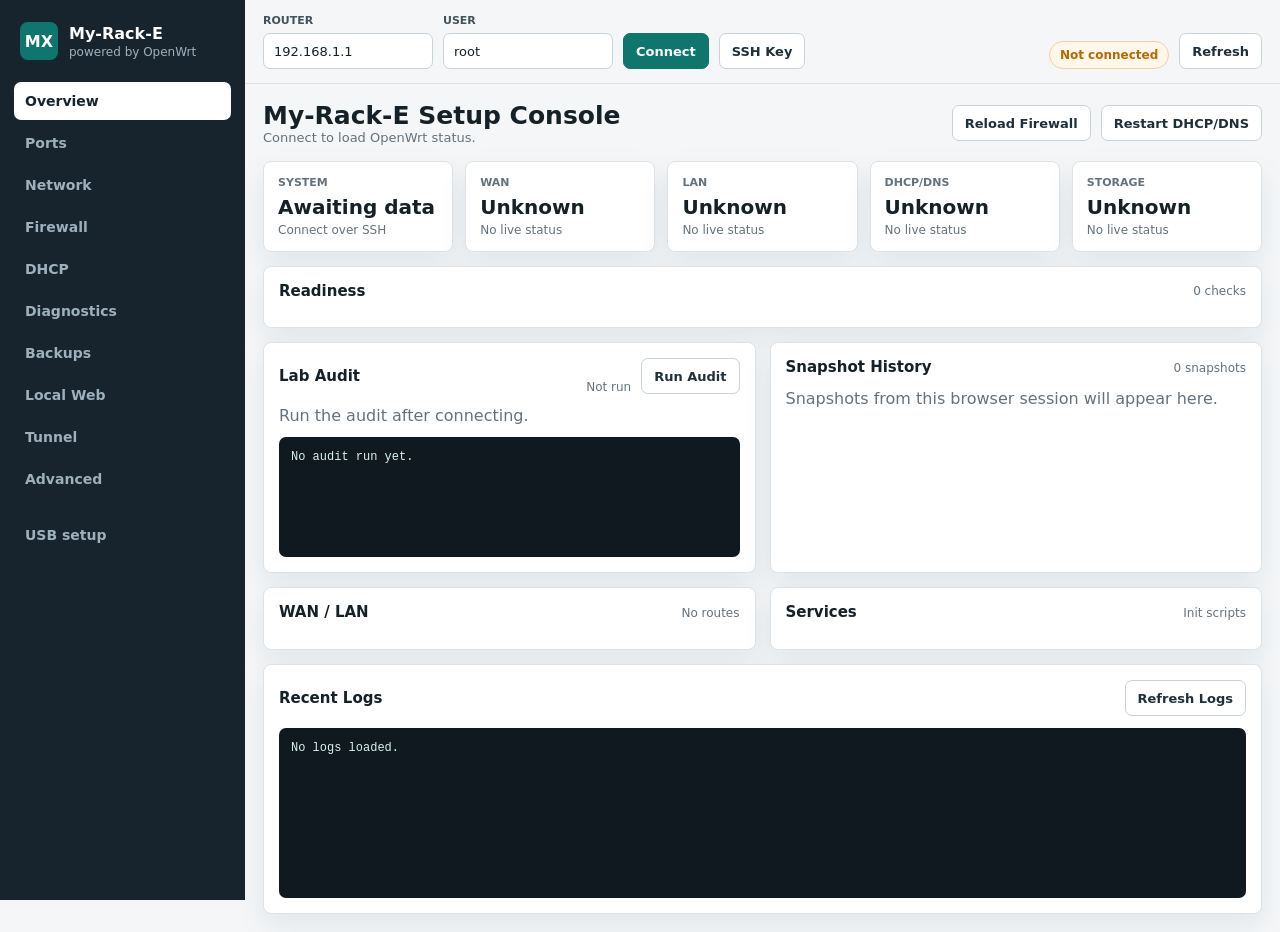
<file: static/manage.html>
<!doctype html>
<html lang="en">
  <head>
    <meta charset="utf-8" />
    <meta name="viewport" content="width=device-width, initial-scale=1" />
    <meta name="mx65-token" content="__SESSION_TOKEN__" />
    <title>My-Rack-E Setup Console</title>
    <link rel="icon" href='data:image/svg+xml,<svg xmlns="http://www.w3.org/2000/svg" viewBox="0 0 64 64"><rect width="64" height="64" rx="12" fill="%230b7f78"/><text x="32" y="41" text-anchor="middle" font-family="Arial" font-size="24" font-weight="700" fill="white">MY</text></svg>' />
    <link rel="stylesheet" href="/static/manage.css" />
  </head>
  <body>
    <div class="shell">
      <aside class="rail">
        <div class="rail-brand">
          <div class="brand-mark">MX</div>
          <div>
            <strong>My-Rack-E</strong>
            <span>powered by OpenWrt</span>
          </div>
        </div>
        <nav class="nav" aria-label="Management sections">
          <button class="nav-item active" data-panel="overview">Overview</button>
          <button class="nav-item" data-panel="ports">Ports</button>
          <button class="nav-item" data-panel="network">Network</button>
          <button class="nav-item" data-panel="firewall">Firewall</button>
          <button class="nav-item" data-panel="dhcp">DHCP</button>
          <button class="nav-item" data-panel="diagnostics">Diagnostics</button>
          <button class="nav-item" data-panel="backups">Backups</button>
          <button class="nav-item" data-panel="localweb">Local Web</button>
          <button class="nav-item" data-panel="tunnel">Tunnel</button>
          <button class="nav-item" data-panel="config">Advanced</button>
        </nav>
        <a class="rail-link" href="/">USB setup</a>
      </aside>

      <main class="main">
        <header class="topbar">
          <div class="connection">
            <label>
              <span>Router</span>
              <input id="hostInput" value="192.168.1.1" spellcheck="false" />
            </label>
            <label>
              <span>User</span>
              <input id="userInput" value="root" spellcheck="false" />
            </label>
            <button id="connectBtn" class="primary">Connect</button>
            <button id="keyBtn">SSH Key</button>
          </div>
          <div class="top-actions">
            <div id="connectionState" class="state-pill warn">Not connected</div>
            <button id="refreshBtn">Refresh</button>
          </div>
        </header>

        <section id="toast" class="toast" hidden></section>

        <section id="keyPanel" class="key-panel" hidden>
          <div>
            <h2>Authorize GUI SSH Key</h2>
            <p>Paste this once into an active OpenWrt SSH shell. The app never stores your root password.</p>
          </div>
          <textarea id="keyCommand" readonly></textarea>
        </section>

        <section class="panel active" data-panel-id="overview">
          <div class="page-head">
            <div>
              <h1>My-Rack-E Setup Console</h1>
              <p id="releaseLine">Connect to load OpenWrt status.</p>
            </div>
            <div class="button-row">
              <button data-service="firewall" data-action="reload">Reload Firewall</button>
              <button data-service="dnsmasq" data-action="restart">Restart DHCP/DNS</button>
            </div>
          </div>
          <section id="healthGrid" class="health-grid"></section>
          <section class="surface">
            <div class="surface-head">
              <h2>Readiness</h2>
              <span id="readinessScore" class="muted">0 checks</span>
            </div>
            <div id="readinessList" class="readiness-list"></div>
          </section>
          <section class="two-col">
            <article class="surface">
              <div class="surface-head">
                <h2>Lab Audit</h2>
                <div class="button-row">
                  <span id="auditScore" class="muted">Not run</span>
                  <button id="auditBtn">Run Audit</button>
                </div>
              </div>
              <div id="auditList" class="check-list"></div>
              <pre id="auditOutput" class="terminal compact">No audit run yet.</pre>
            </article>
            <article class="surface">
              <div class="surface-head">
                <h2>Snapshot History</h2>
                <span id="historyCount" class="muted">0 snapshots</span>
              </div>
              <div id="snapshotHistory" class="timeline"></div>
            </article>
          </section>
          <section class="two-col">
            <article class="surface">
              <div class="surface-head">
                <h2>WAN / LAN</h2>
                <span id="routeCount" class="muted">No routes</span>
              </div>
              <div id="interfaceSummary" class="summary-list"></div>
            </article>
            <article class="surface">
              <div class="surface-head">
                <h2>Services</h2>
                <span class="muted">Init scripts</span>
              </div>
              <div id="serviceList" class="summary-list"></div>
            </article>
          </section>
          <section class="surface">
            <div class="surface-head">
              <h2>Recent Logs</h2>
              <button data-diag="logs">Refresh Logs</button>
            </div>
            <pre id="logPreview" class="terminal">No logs loaded.</pre>
          </section>
        </section>

        <section class="panel" data-panel-id="ports">
          <div class="page-head">
            <div>
              <h1>Ports</h1>
              <p>Live interface inventory from OpenWrt.</p>
            </div>
          </div>
          <section class="surface">
            <div class="surface-head">
              <h2>MX65 Port Map</h2>
              <span class="muted">Physical roles</span>
            </div>
            <div id="portMap" class="port-map"></div>
          </section>
          <section class="surface">
            <table>
              <thead>
                <tr><th>Port</th><th>Interface</th><th>Role</th><th>State</th><th>Addresses</th></tr>
              </thead>
              <tbody id="portsTable"></tbody>
            </table>
          </section>
        </section>

        <section class="panel" data-panel-id="network">
          <div class="page-head">
            <div>
              <h1>Network</h1>
              <p>Inspect live interface status and prepare guarded LAN changes.</p>
            </div>
          </div>
          <section class="two-col">
            <article class="surface">
              <div class="surface-head"><h2>LAN</h2><span id="lanState" class="state-pill">Unknown</span></div>
              <pre id="lanJson" class="terminal small">No data.</pre>
            </article>
            <article class="surface">
              <div class="surface-head"><h2>WAN</h2><span id="wanState" class="state-pill">Unknown</span></div>
              <pre id="wanJson" class="terminal small">No data.</pre>
            </article>
          </section>
          <section class="surface">
            <div class="surface-head">
              <h2>Guarded LAN Profile</h2>
              <span class="muted">Applies on next reboot</span>
            </div>
            <div class="form-grid lan-profile">
              <label><span>LAN IP</span><input id="lanIpInput" placeholder="192.168.1.1" /></label>
              <label><span>Netmask</span><input id="lanMaskInput" placeholder="255.255.255.0" /></label>
              <label><span>DHCP Start</span><input id="lanDhcpStart" placeholder="100" /></label>
              <label><span>DHCP Limit</span><input id="lanDhcpLimit" placeholder="150" /></label>
              <button id="planLanProfile">Plan</button>
              <button id="commitLanProfile" class="primary">Commit For Reboot</button>
            </div>
            <pre id="lanPlanOutput" class="terminal compact">No LAN profile plan yet.</pre>
          </section>
        </section>

        <section class="panel" data-panel-id="firewall">
          <div class="page-head">
            <div>
              <h1>Firewall</h1>
              <p>Zones, forwarding, port rules, and firewall validation.</p>
            </div>
            <button data-diag="firewall-check">Run fw4 Check</button>
          </div>
          <section class="two-col">
            <article class="surface">
              <div class="surface-head"><h2>Zones</h2><span class="muted">Firewall policy</span></div>
              <table>
                <thead><tr><th>Name</th><th>Network</th><th>Input</th><th>Forward</th><th>Output</th></tr></thead>
                <tbody id="zonesTable"></tbody>
              </table>
            </article>
            <article class="surface">
              <div class="surface-head"><h2>Forwardings</h2><span class="muted">Zone paths</span></div>
              <table>
                <thead><tr><th>Source</th><th>Destination</th><th>Enabled</th></tr></thead>
                <tbody id="forwardingsTable"></tbody>
              </table>
            </article>
          </section>
          <section class="two-col">
            <article class="surface">
              <div class="surface-head"><h2>Port Forwards</h2><span class="muted">Inbound rules</span></div>
              <table>
                <thead><tr><th>Name</th><th>Proto</th><th>WAN Port</th><th>Destination</th><th>Status</th></tr></thead>
                <tbody id="redirectsTable"></tbody>
              </table>
            </article>
            <article class="surface">
              <div class="surface-head"><h2>Traffic Rules</h2><span class="muted">Filter policy</span></div>
              <table>
                <thead><tr><th>Name</th><th>Source</th><th>Destination</th><th>Proto</th><th>Status</th></tr></thead>
                <tbody id="trafficRulesTable"></tbody>
              </table>
            </article>
          </section>
          <section class="surface">
            <div class="surface-head"><h2>Add Port Forward</h2><span class="muted">Saves and reloads firewall</span></div>
            <div class="form-grid">
              <label><span>Name</span><input id="pfName" placeholder="lab service" /></label>
              <label><span>Protocol</span><select id="pfProto"><option>tcp</option><option>udp</option><option>tcp udp</option></select></label>
              <label><span>WAN Port</span><input id="pfSrcPort" placeholder="8443" /></label>
              <label><span>LAN IP</span><input id="pfDestIp" placeholder="192.168.1.100" /></label>
              <label><span>LAN Port</span><input id="pfDestPort" placeholder="443" /></label>
              <button id="addPortForward" class="primary">Add Forward</button>
            </div>
          </section>
        </section>

        <section class="panel" data-panel-id="dhcp">
          <div class="page-head">
            <div>
              <h1>DHCP</h1>
              <p>Leases and reservations from the live router.</p>
            </div>
          </div>
          <section class="surface">
            <div class="surface-head"><h2>Active Leases</h2><span id="leaseCount" class="muted">0 clients</span></div>
            <table>
              <thead><tr><th>Host</th><th>IP</th><th>MAC</th><th>Expires</th></tr></thead>
              <tbody id="leasesTable"></tbody>
            </table>
          </section>
          <section class="surface">
            <div class="surface-head"><h2>Reservations</h2><span id="reservationCount" class="muted">0 static hosts</span></div>
            <table>
              <thead><tr><th>Name</th><th>IP</th><th>MAC</th><th>Options</th></tr></thead>
              <tbody id="reservationsTable"></tbody>
            </table>
          </section>
          <section class="surface">
            <div class="surface-head"><h2>Add Reservation</h2><span class="muted">Saves and restarts DHCP/DNS</span></div>
            <div class="form-grid">
              <label><span>Name</span><input id="dhcpName" placeholder="lab-node-1" /></label>
              <label><span>MAC</span><input id="dhcpMac" placeholder="aa:bb:cc:dd:ee:ff" /></label>
              <label><span>IP</span><input id="dhcpIp" placeholder="192.168.1.20" /></label>
              <button id="addDhcpHost" class="primary">Add Reservation</button>
            </div>
          </section>
        </section>

        <section class="panel" data-panel-id="diagnostics">
          <div class="page-head">
            <div>
              <h1>Diagnostics</h1>
              <p>Run targeted checks on the router.</p>
            </div>
          </div>
          <section class="surface">
            <div class="diag-bar">
              <input id="diagTarget" placeholder="1.1.1.1 or openwrt.org" />
              <button data-diag="ping">Ping</button>
              <button data-diag="nslookup">DNS Lookup</button>
              <button data-diag="traceroute">Traceroute</button>
              <button data-diag="routes">Routes</button>
              <button data-diag="logs">Logs</button>
            </div>
            <pre id="diagOutput" class="terminal">No diagnostic run yet.</pre>
          </section>
        </section>

        <section class="panel" data-panel-id="backups">
          <div class="page-head">
            <div>
              <h1>Backups</h1>
              <p>Capture router configuration, firewall state, interfaces, packages, and sysupgrade backup.</p>
            </div>
            <button id="backupBtn" class="primary">Create Backup</button>
          </div>
          <section class="surface">
            <pre id="backupOutput" class="terminal">No backup created from this UI yet.</pre>
          </section>
        </section>

        <section class="panel" data-panel-id="localweb">
          <div class="page-head">
            <div>
              <h1>Local Web</h1>
              <p>Install a router-hosted manager at the MX LAN address so any local device can use it.</p>
            </div>
            <div class="button-row">
              <button id="checkRouterManager">Check Installed</button>
              <button id="rollbackRouterManager">Rollback Latest</button>
              <button id="updateRouterManager">Apply Trusted Update</button>
              <button id="deployRouterManager" class="primary">Install on MX</button>
            </div>
          </div>
          <section class="surface">
            <div class="surface-head">
              <h2>On-Router Manager</h2>
              <span class="muted">LAN only, token protected, hash verified</span>
            </div>
            <div id="routerManagerResult" class="deploy-result"></div>
            <pre id="routerManagerOutput" class="terminal">Not deployed from this browser session.</pre>
          </section>
        </section>

        <section class="panel" data-panel-id="tunnel">
          <div class="page-head">
            <div>
              <h1>Cloudflare Tunnel</h1>
              <p>Run cloudflared directly on the MX. This does not publish the local manager unless the Cloudflare tunnel token is configured to do that.</p>
            </div>
            <button id="cfStatusBtn">Status</button>
          </div>
          <section class="surface">
            <div class="surface-head">
              <h2>Install Managed Tunnel</h2>
              <span class="muted">Paste the token from Cloudflare Zero Trust</span>
            </div>
            <div class="form-grid tunnel-grid">
              <label><span>Tunnel Token</span><input id="cfToken" type="password" placeholder="eyJ..." autocomplete="off" /></label>
              <button id="cfInstallBtn" class="primary">Install / Update</button>
              <button data-cf-service-action="start">Start</button>
              <button data-cf-service-action="stop">Stop</button>
              <button data-cf-service-action="restart">Restart</button>
            </div>
            <pre id="cfOutput" class="terminal compact">No Cloudflare Tunnel status loaded.</pre>
          </section>
        </section>

        <section class="panel" data-panel-id="config">
          <div class="page-head">
            <div>
              <h1>Advanced</h1>
              <p>Direct OpenWrt configuration editor for recovery and expert changes.</p>
            </div>
          </div>
          <section class="surface">
            <div class="form-grid uci-edit">
              <label><span>Configuration path</span><input id="uciPath" placeholder="dhcp.lan.limit" /></label>
              <label><span>Value</span><input id="uciValue" placeholder="150" /></label>
              <label class="check"><input id="uciCommit" type="checkbox" checked /><span>Commit package</span></label>
              <button id="uciSetBtn" class="primary">Set Advanced Value</button>
            </div>
          </section>
          <section class="surface">
            <div class="surface-head">
              <h2>Pending Changes</h2>
              <div class="button-row">
                <button id="loadChangesBtn">Load Changes</button>
                <button data-commit-package="network">Commit Network</button>
                <button data-commit-package="dhcp">Commit DHCP</button>
                <button data-commit-package="firewall">Commit Firewall</button>
              </div>
            </div>
            <div id="pendingChanges" class="pending-grid"></div>
            <div class="button-row danger-row">
              <button data-revert-package="network">Revert Network</button>
              <button data-revert-package="dhcp">Revert DHCP</button>
              <button data-revert-package="firewall">Revert Firewall</button>
            </div>
          </section>
          <section class="surface">
            <div class="surface-head">
              <h2>OpenWrt Snapshot</h2>
              <input id="uciFilter" class="table-filter" placeholder="Filter configuration paths" />
            </div>
            <table>
              <thead><tr><th>Path</th><th>Value</th></tr></thead>
              <tbody id="uciTable"></tbody>
            </table>
          </section>
          <section class="surface">
            <div class="surface-head">
              <h2>Action Log</h2>
              <button id="clearActionLog">Clear</button>
            </div>
            <div id="actionLog" class="action-log"></div>
          </section>
        </section>
      </main>
    </div>

    <script src="/static/manage.js"></script>
  </body>
</html>
</file>
<file: static/manage.css>
:root {
  color-scheme: light;
  --bg: #f4f6f8;
  --surface: #ffffff;
  --surface-2: #f8fafb;
  --ink: #152027;
  --muted: #65727b;
  --line: #dce3e8;
  --line-strong: #c8d2d9;
  --nav: #17242e;
  --nav-muted: #9fb0bd;
  --teal: #0f766e;
  --teal-dark: #095e58;
  --green: #16835b;
  --amber: #b86700;
  --red: #b42318;
  --blue: #1d5fd1;
  --shadow: 0 12px 30px rgba(31, 45, 55, 0.08);
  font-family: Inter, ui-sans-serif, system-ui, -apple-system, BlinkMacSystemFont, "Segoe UI", sans-serif;
}

* {
  box-sizing: border-box;
}

[hidden] {
  display: none !important;
}

body {
  margin: 0;
  min-height: 100vh;
  background: var(--bg);
  color: var(--ink);
}

button,
input,
select,
textarea {
  font: inherit;
}

button {
  min-height: 36px;
  border: 1px solid var(--line-strong);
  border-radius: 7px;
  padding: 0 12px;
  background: #fff;
  color: #1f303a;
  font-size: 13px;
  font-weight: 760;
  cursor: pointer;
}

button:hover {
  border-color: #9fb1bc;
}

button.primary {
  border-color: var(--teal);
  background: var(--teal);
  color: white;
}

button.primary:hover {
  background: var(--teal-dark);
}

button:disabled {
  cursor: not-allowed;
  opacity: 0.6;
}

input,
select,
textarea {
  width: 100%;
  min-height: 36px;
  border: 1px solid var(--line-strong);
  border-radius: 7px;
  background: #fff;
  color: var(--ink);
  outline: none;
  padding: 0 10px;
  font-size: 13px;
}

textarea {
  min-height: 110px;
  padding: 10px;
  font-family: ui-monospace, SFMono-Regular, Menlo, Consolas, monospace;
  resize: vertical;
}

input:focus,
select:focus,
textarea:focus {
  border-color: var(--teal);
  box-shadow: 0 0 0 3px rgba(15, 118, 110, 0.13);
}

h1,
h2,
p {
  margin: 0;
}

h1 {
  font-size: 25px;
  line-height: 1.1;
  letter-spacing: 0;
}

h2 {
  font-size: 15px;
  line-height: 1.25;
}

p {
  color: var(--muted);
  font-size: 13px;
}

.shell {
  display: grid;
  grid-template-columns: 245px 1fr;
  min-height: 100vh;
}

.rail {
  position: sticky;
  top: 0;
  height: 100vh;
  background: var(--nav);
  color: white;
  padding: 18px 14px;
}

.rail-brand {
  display: flex;
  align-items: center;
  gap: 11px;
  padding: 4px 6px 22px;
}

.brand-mark {
  display: grid;
  place-items: center;
  width: 38px;
  height: 38px;
  border-radius: 8px;
  background: var(--teal);
  color: #fff;
  font-weight: 860;
}

.rail-brand strong,
.rail-brand span {
  display: block;
}

.rail-brand span {
  color: var(--nav-muted);
  font-size: 12px;
  margin-top: 2px;
}

.nav {
  display: grid;
  gap: 4px;
}

.nav-item,
.rail-link {
  display: flex;
  align-items: center;
  width: 100%;
  min-height: 38px;
  border: 0;
  border-radius: 7px;
  background: transparent;
  color: var(--nav-muted);
  font-size: 14px;
  font-weight: 720;
  text-align: left;
  text-decoration: none;
  padding: 0 11px;
}

.nav-item:hover,
.rail-link:hover {
  background: rgba(255, 255, 255, 0.07);
  color: white;
}

.nav-item.active {
  background: #ffffff;
  color: var(--nav);
}

.rail-link {
  margin-top: 18px;
}

.main {
  min-width: 0;
  padding: 18px;
}

.topbar {
  position: sticky;
  top: 0;
  z-index: 2;
  display: flex;
  justify-content: space-between;
  gap: 14px;
  align-items: end;
  margin: -18px -18px 18px;
  padding: 14px 18px;
  border-bottom: 1px solid var(--line);
  background: rgba(244, 246, 248, 0.95);
  backdrop-filter: blur(12px);
}

.connection,
.top-actions,
.button-row,
.diag-bar {
  display: flex;
  align-items: end;
  gap: 10px;
  flex-wrap: wrap;
  min-width: 0;
}

.connection label {
  width: 170px;
}

label {
  display: grid;
  gap: 6px;
}

label > span {
  color: #43515a;
  font-size: 11px;
  font-weight: 830;
  text-transform: uppercase;
}

.state-pill {
  display: inline-flex;
  align-items: center;
  min-height: 28px;
  border-radius: 999px;
  border: 1px solid #cce6dc;
  background: #e9f7f1;
  color: var(--green);
  padding: 0 10px;
  font-size: 12px;
  font-weight: 820;
  white-space: nowrap;
}

.state-pill.warn {
  border-color: #f3d0a1;
  background: #fff7ea;
  color: var(--amber);
}

.state-pill.bad {
  border-color: #ffc9c3;
  background: #fff0ee;
  color: var(--red);
}

.toast,
.key-panel,
.surface {
  border: 1px solid var(--line);
  border-radius: 8px;
  background: var(--surface);
  box-shadow: var(--shadow);
}

.toast {
  margin-bottom: 14px;
  padding: 12px 14px;
  color: var(--muted);
  box-shadow: none;
}

.toast.ok {
  border-color: #bce6d0;
  background: #eaf8f1;
  color: var(--green);
}

.toast.bad {
  border-color: #ffc9c3;
  background: #fff0ee;
  color: var(--red);
}

.key-panel {
  display: grid;
  grid-template-columns: 260px 1fr;
  gap: 14px;
  margin-bottom: 14px;
  padding: 14px;
}

.panel {
  display: none;
}

.panel.active {
  display: grid;
  gap: 14px;
}

.page-head,
.surface-head {
  display: flex;
  align-items: center;
  justify-content: space-between;
  gap: 14px;
}

.page-head {
  margin-bottom: 2px;
}

.surface {
  min-width: 0;
  padding: 15px;
}

.surface-head {
  margin-bottom: 12px;
}

.muted {
  color: var(--muted);
  font-size: 12px;
}

.health-grid {
  display: grid;
  grid-template-columns: repeat(5, minmax(150px, 1fr));
  gap: 12px;
}

.health-card {
  border: 1px solid var(--line);
  border-radius: 8px;
  background: var(--surface);
  padding: 14px;
  box-shadow: var(--shadow);
}

.health-card span {
  display: block;
  color: var(--muted);
  font-size: 11px;
  font-weight: 820;
  text-transform: uppercase;
}

.health-card strong {
  display: block;
  margin-top: 7px;
  font-size: 20px;
  line-height: 1.1;
}

.health-card em {
  display: block;
  margin-top: 5px;
  color: var(--muted);
  font-size: 12px;
  font-style: normal;
  overflow-wrap: anywhere;
}

.two-col {
  display: grid;
  grid-template-columns: minmax(0, 1fr) minmax(0, 1fr);
  gap: 14px;
}

.summary-list {
  display: grid;
  gap: 8px;
}

.readiness-list {
  display: grid;
  grid-template-columns: repeat(3, minmax(0, 1fr));
  gap: 10px;
}

.readiness-item,
.check-item,
.port-tile,
.action-row,
.timeline-row,
.pending-card {
  border: 1px solid var(--line);
  border-radius: 7px;
  background: var(--surface-2);
  padding: 10px;
}

.readiness-item {
  display: grid;
  gap: 6px;
}

.check-list,
.timeline,
.pending-grid {
  display: grid;
  gap: 8px;
}

.check-list {
  max-height: 290px;
  overflow: auto;
}

.check-item {
  display: grid;
  grid-template-columns: auto minmax(130px, 0.8fr) minmax(0, 1fr);
  align-items: start;
  gap: 9px;
}

.check-item.pass {
  border-color: #cfe9db;
}

.check-item.warn {
  border-color: #f1d7ad;
}

.check-item.fail {
  border-color: #ffc9c3;
}

.readiness-item strong,
.check-item strong,
.timeline-row strong,
.port-tile strong,
.action-row strong,
.pending-card strong {
  font-size: 13px;
}

.readiness-item span,
.check-item span,
.port-tile span,
.action-row span,
.timeline-row span,
.timeline-row em {
  color: var(--muted);
  font-size: 12px;
  overflow-wrap: anywhere;
}

.timeline-row {
  display: grid;
  grid-template-columns: 130px minmax(110px, 0.7fr) minmax(0, 1fr) auto;
  align-items: center;
  gap: 10px;
}

.timeline-row em {
  font-style: normal;
}

.pending-grid {
  grid-template-columns: repeat(3, minmax(0, 1fr));
}

.pending-card > div {
  display: flex;
  align-items: center;
  justify-content: space-between;
  gap: 8px;
  margin-bottom: 8px;
}

.danger-row {
  margin-top: 10px;
}

.danger-row button {
  border-color: #efc0ba;
  color: var(--red);
}

.deploy-result {
  display: grid;
  grid-template-columns: repeat(2, minmax(0, 1fr));
  gap: 10px;
  margin-bottom: 12px;
}

.deploy-card {
  display: grid;
  gap: 6px;
  border: 1px solid var(--line);
  border-radius: 7px;
  background: var(--surface-2);
  padding: 10px;
}

.deploy-card span {
  color: var(--muted);
  font-size: 11px;
  font-weight: 830;
  text-transform: uppercase;
}

.deploy-card a,
.deploy-card code {
  color: var(--teal);
  font-size: 13px;
  font-weight: 760;
  overflow-wrap: anywhere;
}

.tunnel-grid {
  grid-template-columns: minmax(320px, 1fr) repeat(4, minmax(90px, 120px));
}

.port-map {
  display: grid;
  grid-template-columns: repeat(6, minmax(105px, 1fr));
  gap: 8px;
}

.port-tile {
  display: grid;
  gap: 7px;
  min-height: 94px;
}

.port-icon {
  width: 28px;
  height: 28px;
  border: 2px solid #a8b7c1;
  border-radius: 5px;
  background: #fff;
}

.port-tile.up .port-icon {
  border-color: var(--green);
  background: #e8f7ef;
}

.summary-row {
  display: grid;
  grid-template-columns: 135px 1fr auto;
  align-items: center;
  gap: 10px;
  border-top: 1px solid var(--line);
  padding-top: 8px;
  font-size: 13px;
}

.summary-row:first-child {
  border-top: 0;
  padding-top: 0;
}

.summary-row strong {
  overflow-wrap: anywhere;
}

table {
  width: 100%;
  border-collapse: collapse;
  font-size: 13px;
}

th,
td {
  border-top: 1px solid var(--line);
  padding: 10px 8px;
  text-align: left;
  vertical-align: top;
}

th {
  color: #4f6069;
  font-size: 11px;
  font-weight: 850;
  text-transform: uppercase;
}

tbody tr:hover {
  background: var(--surface-2);
}

.empty-row {
  color: var(--muted);
}

.tag {
  display: inline-flex;
  align-items: center;
  min-height: 24px;
  border-radius: 999px;
  background: #edf3f6;
  color: #30414c;
  padding: 0 8px;
  font-size: 12px;
  font-weight: 780;
}

.tag.ok {
  background: #e8f7ef;
  color: var(--green);
}

.tag.bad {
  background: #fff0ee;
  color: var(--red);
}

.tag.warn {
  background: #fff6e6;
  color: var(--amber);
}

.terminal {
  min-height: 170px;
  max-height: 360px;
  margin: 0;
  overflow: auto;
  border-radius: 7px;
  background: #10191f;
  color: #d9f2ee;
  padding: 12px;
  white-space: pre-wrap;
  overflow-wrap: anywhere;
  font-family: ui-monospace, SFMono-Regular, Menlo, Consolas, monospace;
  font-size: 12px;
  line-height: 1.45;
}

.terminal.small {
  min-height: 260px;
}

.terminal.compact {
  min-height: 120px;
  margin-top: 12px;
}

.form-grid {
  display: grid;
  grid-template-columns: repeat(6, minmax(110px, 1fr));
  gap: 10px;
  align-items: end;
}

.form-grid button {
  min-width: 120px;
}

.uci-edit {
  grid-template-columns: minmax(220px, 1.4fr) minmax(180px, 1fr) 150px 130px;
}

.lan-profile {
  grid-template-columns: minmax(150px, 1fr) minmax(150px, 1fr) 120px 120px 90px 160px;
}

.action-log {
  display: grid;
  gap: 8px;
  max-height: 340px;
  overflow: auto;
}

.action-row {
  display: grid;
  grid-template-columns: 150px 1fr auto;
  align-items: center;
  gap: 10px;
}

.check {
  display: flex;
  align-items: center;
  gap: 8px;
  min-height: 36px;
}

.check input {
  width: 16px;
  min-height: 16px;
  accent-color: var(--teal);
}

.check span {
  text-transform: none;
  font-size: 13px;
}

.diag-bar input {
  max-width: 360px;
}

.table-filter {
  max-width: 260px;
}

@media (max-width: 980px) {
  body {
    overflow-x: hidden;
  }

  .shell {
    width: 100%;
    grid-template-columns: minmax(0, 1fr);
  }

  .rail {
    position: static;
    width: 100%;
    height: auto;
  }

  .nav {
    grid-template-columns: repeat(2, minmax(120px, 1fr));
    gap: 6px;
  }

  .main {
    width: 100%;
    padding: 14px;
  }

  .topbar,
  .page-head,
  .surface-head {
    flex-direction: column;
    align-items: start;
  }

  .topbar {
    margin: 0 0 14px;
  }

  .connection,
  .top-actions,
  .button-row,
  .diag-bar {
    align-items: start;
    width: 100%;
  }

  .connection {
    display: grid;
    grid-template-columns: minmax(0, 1fr);
  }

  .connection label {
    width: 100%;
  }

  .connection > *,
  .top-actions > *,
  .button-row > * {
    min-width: 0;
  }

  .key-panel {
    grid-template-columns: 1fr;
  }

  .two-col,
  .health-grid,
  .readiness-list,
  .check-item,
  .timeline-row,
  .port-map,
  .form-grid,
  .uci-edit,
  .lan-profile,
  .action-row,
  .deploy-result,
  .tunnel-grid,
  .pending-grid {
    grid-template-columns: 1fr;
  }
}

@media (max-width: 520px) {
  .rail {
    padding: 18px 14px;
  }

  .nav {
    grid-template-columns: repeat(2, minmax(0, 1fr));
  }

  .nav-item,
  .rail-link {
    justify-content: flex-start;
    overflow-wrap: anywhere;
  }

  .surface {
    padding: 14px;
  }

  .button-row {
    align-items: stretch;
  }

  .button-row button {
    flex: 1 1 130px;
  }
}
</file>
